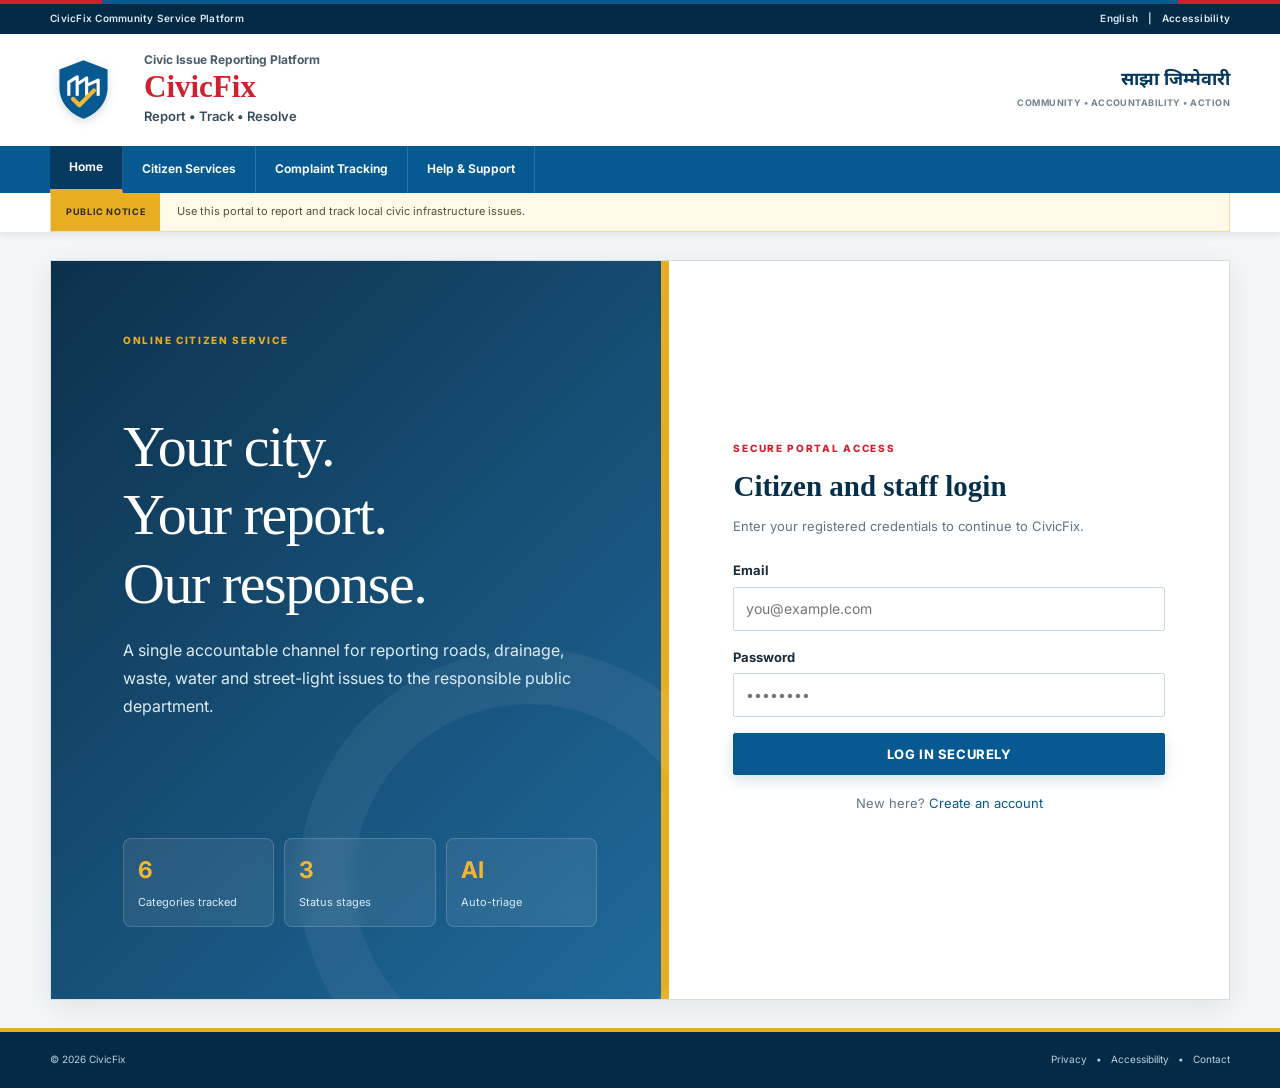
<file: civicfix_project/frontend/index.html>
<!DOCTYPE html>
<html lang="en">

<head>
  <meta charset="UTF-8">
  <meta name="viewport" content="width=device-width, initial-scale=1.0">
  <title>CivicFix — Log in</title>
  <link rel="stylesheet" href="assets/css/style.css">
</head>

<body>
  <header class="public-auth-header">
    <div class="public-utility"><span>CivicFix Community Service Platform</span><span>English &nbsp; | &nbsp; Accessibility</span></div>
    <div class="public-masthead">
      <div class="civic-logo" aria-hidden="true">
        <svg viewBox="0 0 64 64"><path d="M32 4 55 13v17c0 14-9.6 24.8-23 30C18.6 54.8 9 44 9 30V13L32 4Z" fill="currentColor"/><path d="M18 38V25l8-5v18m0-11 9-6v17m0-10 11-5v15" fill="none" stroke="#fff" stroke-width="3" stroke-linejoin="round"/><path d="m22 41 6 6 14-14" fill="none" stroke="#f2b632" stroke-width="4" stroke-linecap="round" stroke-linejoin="round"/></svg>
      </div>
      <div><span>Civic Issue Reporting Platform</span><strong>CivicFix</strong><small>Report • Track • Resolve</small></div>
      <p><b>साझा जिम्मेवारी</b><small>Community • Accountability • Action</small></p>
    </div>
    <div class="public-nav"><b>Home</b><span>Citizen Services</span><span>Complaint Tracking</span><span>Help &amp; Support</span></div>
    <div class="public-notice"><b>PUBLIC NOTICE</b><span>Use this portal to report and track local civic infrastructure issues.</span></div>
  </header>
  <div class="auth-shell">
    <div class="auth-side">
      <div class="auth-kicker">ONLINE CITIZEN SERVICE</div>
      <div>
        <h1>Your city.<br>Your report.<br>Our response.</h1>
        <p>A single accountable channel for reporting roads, drainage, waste, water and street-light issues to the responsible public department.</p>
      </div>
      <div class="auth-stat-row">
        <div class="auth-stat"><b>6</b><span>Categories tracked</span></div>
        <div class="auth-stat"><b>3</b><span>Status stages</span></div>
        <div class="auth-stat"><b>AI</b><span>Auto-triage</span></div>
      </div>
    </div>

    <div class="auth-main">
      <div class="auth-card">
        <span class="form-kicker">SECURE PORTAL ACCESS</span>
        <h2>Citizen and staff login</h2>
        <p class="subtitle">Enter your registered credentials to continue to CivicFix.</p>

        <form id="login-form">
          <div class="field">
            <label for="email">Email</label>
            <input type="email" id="email" required placeholder="you@example.com">
          </div>
          <div class="field">
            <label for="password">Password</label>
            <input type="password" id="password" required placeholder="••••••••">
          </div>
          <div id="form-error" class="error-text hidden"></div>
          <button type="submit" class="btn btn-primary btn-block" id="login-btn">Log in securely</button>
        </form>

        <div class="auth-foot">
          New here? <a href="register.html">Create an account</a>
        </div>
        <div class="auth-foot" style="margin-top:6px; font-size:12px;">

        </div>
      </div>
    </div>
  </div>

  <footer class="public-auth-footer">© 2026 CivicFix <span>Privacy &nbsp; • &nbsp; Accessibility &nbsp; • &nbsp; Contact</span></footer>

  <script src="assets/js/api.js"></script>
  <script>
    if (Auth.isLoggedIn()) {
      const u = Auth.getUser();
      redirectByRole(u ? u.role : null);
    }

    function redirectByRole(role) {
      if (role === "admin") window.location.href = "admin/dashboard.html";
      else if (role === "department") window.location.href = "department/dashboard.html";
      else window.location.href = "citizen/dashboard.html";
    }

    document.getElementById("login-form").addEventListener("submit", async (e) => {
      e.preventDefault();
      const btn = document.getElementById("login-btn");
      const errEl = document.getElementById("form-error");
      errEl.classList.add("hidden");
      btn.disabled = true;
      btn.textContent = "Logging in…";

      try {
        const data = await Api.login({
          email: document.getElementById("email").value.trim(),
          password: document.getElementById("password").value,
        });
        Auth.setSession(data.access, data.refresh, data.user);
        toast(`Welcome, ${data.user.first_name || data.user.email}`);
        redirectByRole(data.user.role);
      } catch (err) {
        errEl.textContent = err.message;
        errEl.classList.remove("hidden");
      } finally {
        btn.disabled = false;
        btn.textContent = "Log in securely";
      }
    });
  </script>
</body>

</html>
</file>
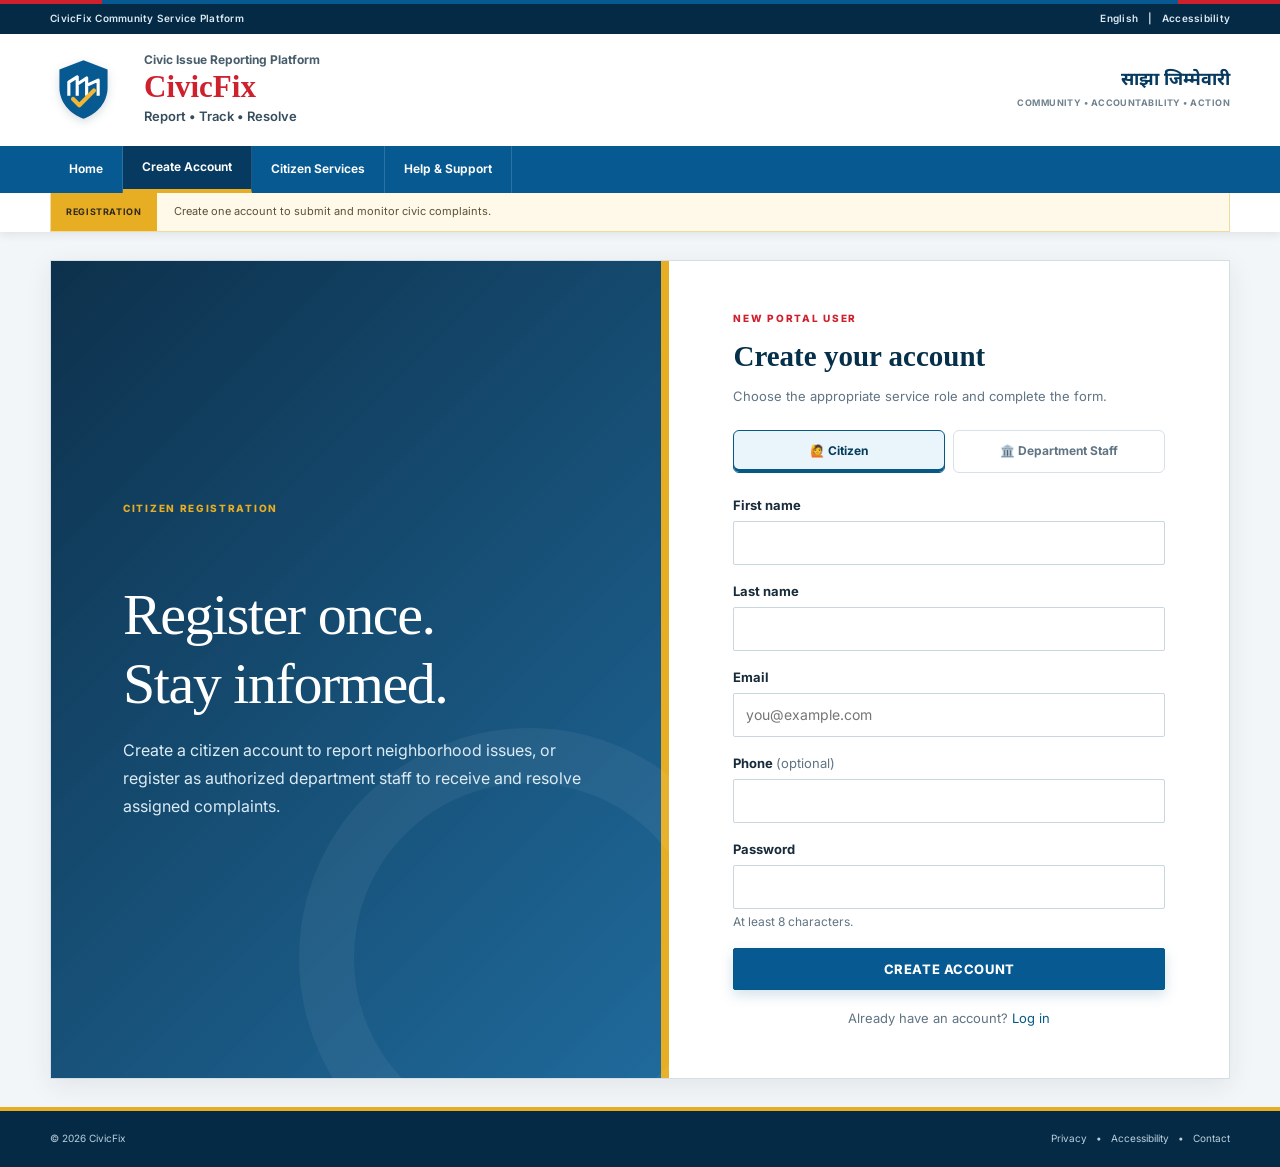
<file: civicfix_project/frontend/register.html>
<!DOCTYPE html>
<html lang="en">

<head>
  <meta charset="UTF-8">
  <meta name="viewport" content="width=device-width, initial-scale=1.0">
  <title>CivicFix — Create account</title>
  <link rel="stylesheet" href="assets/css/style.css">
</head>

<body>
  <header class="public-auth-header">
    <div class="public-utility"><span>CivicFix Community Service Platform</span><span>English &nbsp; | &nbsp; Accessibility</span></div>
    <div class="public-masthead">
      <div class="civic-logo" aria-hidden="true">
        <svg viewBox="0 0 64 64"><path d="M32 4 55 13v17c0 14-9.6 24.8-23 30C18.6 54.8 9 44 9 30V13L32 4Z" fill="currentColor"/><path d="M18 38V25l8-5v18m0-11 9-6v17m0-10 11-5v15" fill="none" stroke="#fff" stroke-width="3" stroke-linejoin="round"/><path d="m22 41 6 6 14-14" fill="none" stroke="#f2b632" stroke-width="4" stroke-linecap="round" stroke-linejoin="round"/></svg>
      </div>
      <div><span>Civic Issue Reporting Platform</span><strong>CivicFix</strong><small>Report • Track • Resolve</small></div>
      <p><b>साझा जिम्मेवारी</b><small>Community • Accountability • Action</small></p>
    </div>
    <div class="public-nav"><a href="index.html">Home</a><b>Create Account</b><span>Citizen Services</span><span>Help &amp; Support</span></div>
    <div class="public-notice"><b>REGISTRATION</b><span>Create one account to submit and monitor civic complaints.</span></div>
  </header>
  <div class="auth-shell">
    <div class="auth-side">
      <div class="auth-kicker">CITIZEN REGISTRATION</div>
      <div>
        <h1>Register once.<br>Stay informed.</h1>
        <p>Create a citizen account to report neighborhood issues, or register as authorized department staff to receive and resolve assigned complaints.</p>
      </div>
    </div>

    <div class="auth-main">
      <div class="auth-card">
        <span class="form-kicker">NEW PORTAL USER</span>
        <h2>Create your account</h2>
        <p class="subtitle">Choose the appropriate service role and complete the form.</p>

        <div class="role-tabs">
          <div class="role-tab active" data-role="citizen">🙋 Citizen</div>
          <div class="role-tab" data-role="department">🏛️ Department Staff</div>
        </div>

        <form id="register-form">
          <div class="field">
            <label for="first_name">First name</label>
            <input type="text" id="first_name" required>
          </div>
          <div class="field">
            <label for="last_name">Last name</label>
            <input type="text" id="last_name">
          </div>
          <div class="field">
            <label for="email">Email</label>
            <input type="email" id="email" required placeholder="you@example.com">
          </div>
          <div class="field">
            <label for="phone">Phone <span style="font-weight:400; color:var(--text-muted);">(optional)</span></label>
            <input type="tel" id="phone">
          </div>

          <div class="field" id="department-field">
            <label for="department">Which department do you work for?</label>
            <select id="department" required>
              <option value="">Loading departments…</option>
            </select>
            <div class="hint">Don't see your department? Ask an admin to add it first.</div>
          </div>

          <div class="field">
            <label for="password">Password</label>
            <input type="password" id="password" required minlength="8">
            <div class="hint">At least 8 characters.</div>
          </div>
          <div id="form-error" class="error-text hidden"></div>
          <button type="submit" class="btn btn-primary btn-block" id="register-btn">Create account</button>
        </form>

        <div class="auth-foot">Already have an account? <a href="index.html">Log in</a></div>
      </div>
    </div>
  </div>

  <footer class="public-auth-footer">© 2026 CivicFix <span>Privacy &nbsp; • &nbsp; Accessibility &nbsp; • &nbsp; Contact</span></footer>

  <script src="assets/js/api.js"></script>
  <script>
    let selectedRole = "citizen";

    const deptField = document.getElementById("department-field");
    const deptSelect = document.getElementById("department");

    deptField.style.display = "none";

    document.querySelectorAll(".role-tab").forEach((tab) => {
      tab.addEventListener("click", () => {
        document.querySelectorAll(".role-tab").forEach((t) => t.classList.remove("active"));
        tab.classList.add("active");

        selectedRole = tab.dataset.role;

        if (selectedRole === "department") {
          deptField.style.display = "block";
          deptSelect.required = true;
        } else {
          deptField.style.display = "none";
          deptSelect.required = false;
        }
      });
    });

    loadDepartments();

    async function loadDepartments() {
      try {
        const data = await Api.listDepartments();
        const results = data.results || data;

        if (!results.length) {
          deptSelect.innerHTML =
            '<option value="">No departments available</option>';
          return;
        }

        deptSelect.innerHTML = results
          .map(
            (d) =>
              `<option value="${d.id}">${escapeHtmlLocal(d.name)}</option>`
          )
          .join("");
      } catch (e) {
        deptSelect.innerHTML =
          '<option value="">Unable to load departments</option>';
      }
    }

    function escapeHtmlLocal(text) {
      const div = document.createElement("div");
      div.textContent = text || "";
      return div.innerHTML;
    }

    document
      .getElementById("register-form")
      .addEventListener("submit", async function (e) {
        e.preventDefault();

        const btn = document.getElementById("register-btn");
        const err = document.getElementById("form-error");

        err.classList.add("hidden");

        btn.disabled = true;
        btn.innerText = "Creating account...";

        try {
          const payload = {
            first_name: document.getElementById("first_name").value.trim(),
            last_name: document.getElementById("last_name").value.trim(),
            email: document.getElementById("email").value.trim(),
            phone: document.getElementById("phone").value.trim(),
            password: document.getElementById("password").value,
            role: selectedRole,
          };

          if (selectedRole === "department") {
            payload.department = Number(deptSelect.value);
          }

          await Api.register(payload);

          alert("Registration Successful!\n\nPlease login using your email and password.");

          window.location.href = "index.html";

        } catch (error) {

          err.textContent = error.message || "Registration failed.";

          err.classList.remove("hidden");

        } finally {

          btn.disabled = false;

          btn.innerText = "Create account";
        }
      });
  </script>
</file>
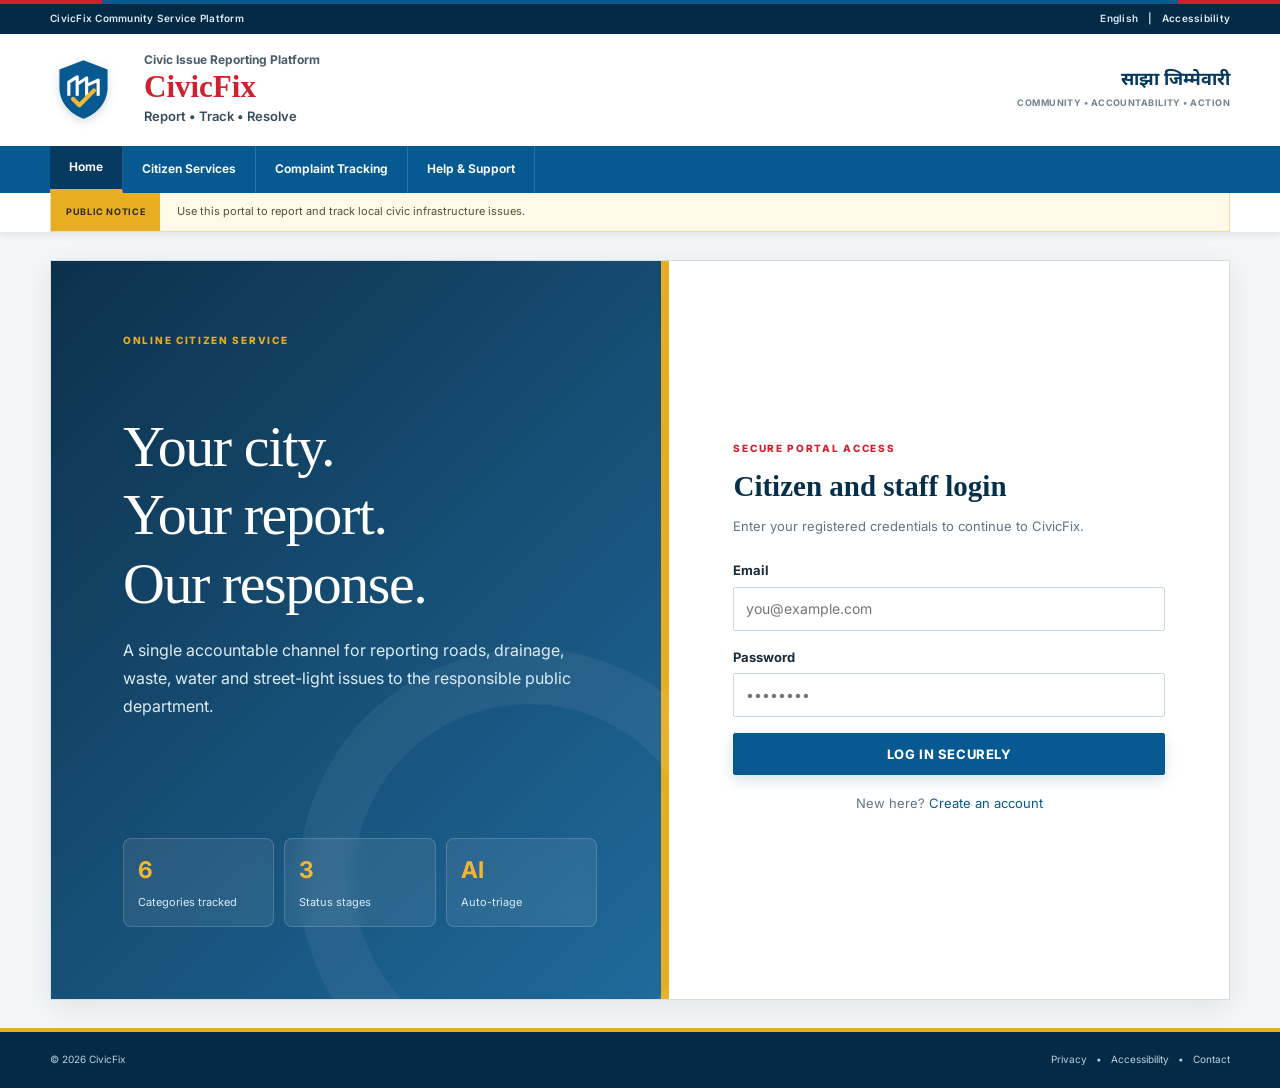
<file: civicfix_project/frontend/admin/complaints.html>
<!DOCTYPE html>
<html lang="en">

<head>
  <meta charset="UTF-8">
  <meta name="viewport" content="width=device-width, initial-scale=1.0">
  <title>All Complaints — CivicFix</title>
  <link rel="stylesheet" href="../assets/css/style.css">
</head>

<body>
  <div class="app-shell">
    <nav class="sidebar" id="sidebar"></nav>
    <main class="main">
      <div class="page-head">
        <div>
          <h1>All complaints</h1>

        </div>
      </div>

      <div class="filter-row">
        <select id="status-filter">
          <option value="">All statuses</option>
          <option value="pending">Pending</option>
          <option value="in_progress">In Progress</option>
          <option value="resolved">Resolved</option>
        </select>
        <select id="category-filter">
          <option value="">All categories</option>
          <option value="road_damage">Road Damage</option>
          <option value="water_leakage">Water Leakage</option>
          <option value="garbage">Garbage</option>
          <option value="street_light">Street Light</option>
          <option value="drainage">Drainage</option>
          <option value="others">Others</option>
        </select>
        <div class="chip" id="emergency-chip">Emergencies only</div>
      </div>

      <div class="complaint-list" id="complaint-list">
        <div class="empty-state">Loading complaints…</div>
      </div>
    </main>
  </div>

  <script src="../assets/js/api.js"></script>
  <script src="../assets/js/layout.js"></script>
  <script>
    const user = requireAuth(["admin"]);
    let emergencyOnly = false;

    if (user) {
      renderSidebar("complaints.html", user);
      loadComplaints();
    }

    document.getElementById("status-filter").addEventListener("change", loadComplaints);
    document.getElementById("category-filter").addEventListener("change", loadComplaints);
    document.getElementById("emergency-chip").addEventListener("click", (e) => {
      emergencyOnly = !emergencyOnly;
      e.target.classList.toggle("active", emergencyOnly);
      loadComplaints();
    });

    async function loadComplaints() {
      const listEl = document.getElementById("complaint-list");
      listEl.innerHTML = `<div class="empty-state">Loading…</div>`;
      try {
        const parts = [];
        const status = document.getElementById("status-filter").value;
        const category = document.getElementById("category-filter").value;
        if (status) parts.push(`status=${status}`);
        if (category) parts.push(`category=${category}`);
        if (emergencyOnly) parts.push(`is_emergency=true`);
        const query = parts.length ? `?${parts.join("&")}` : "";
        const data = await Api.listComplaints(query);
        const results = data.results || data;
        if (!results.length) {
          listEl.innerHTML = `<div class="empty-state">No complaints match these filters.</div>`;
          return;
        }
        listEl.innerHTML = results.map(renderComplaintCard).join("");
        listEl.querySelectorAll(".complaint-card").forEach((card) => {
          card.addEventListener("click", () => { window.location.href = `complaint.html?id=${card.dataset.id}`; });
        });
      } catch (err) {
        listEl.innerHTML = `<div class="empty-state">Couldn't load complaints: ${escapeHtml(err.message)}</div>`;
      }
    }

    function renderComplaintCard(c) {
      return `
      <div class="complaint-card status-${c.status} ${c.is_emergency ? "is-emergency" : ""}" data-id="${c.id}">
        <div class="cc-main">
          <div class="cc-title">${escapeHtml(c.title)}</div>
          <div class="cc-meta">#${c.id} · ${escapeHtml(c.department_name || "Unassigned")} · ${escapeHtml(c.citizen_email)} · ${timeAgo(c.created_at)}</div>
        </div>
        <div class="cc-right">
          ${c.is_emergency ? `<span class="badge-emergency">Emergency</span>` : ""}
          <span class="pill">${CATEGORY_LABELS[c.category] || c.category}</span>
          <div class="stamp small status-${c.status}">${STATUS_LABELS[c.status]}</div>
        </div>
      </div>
    `;
    }
  </script>
</body>

</html>
</file>
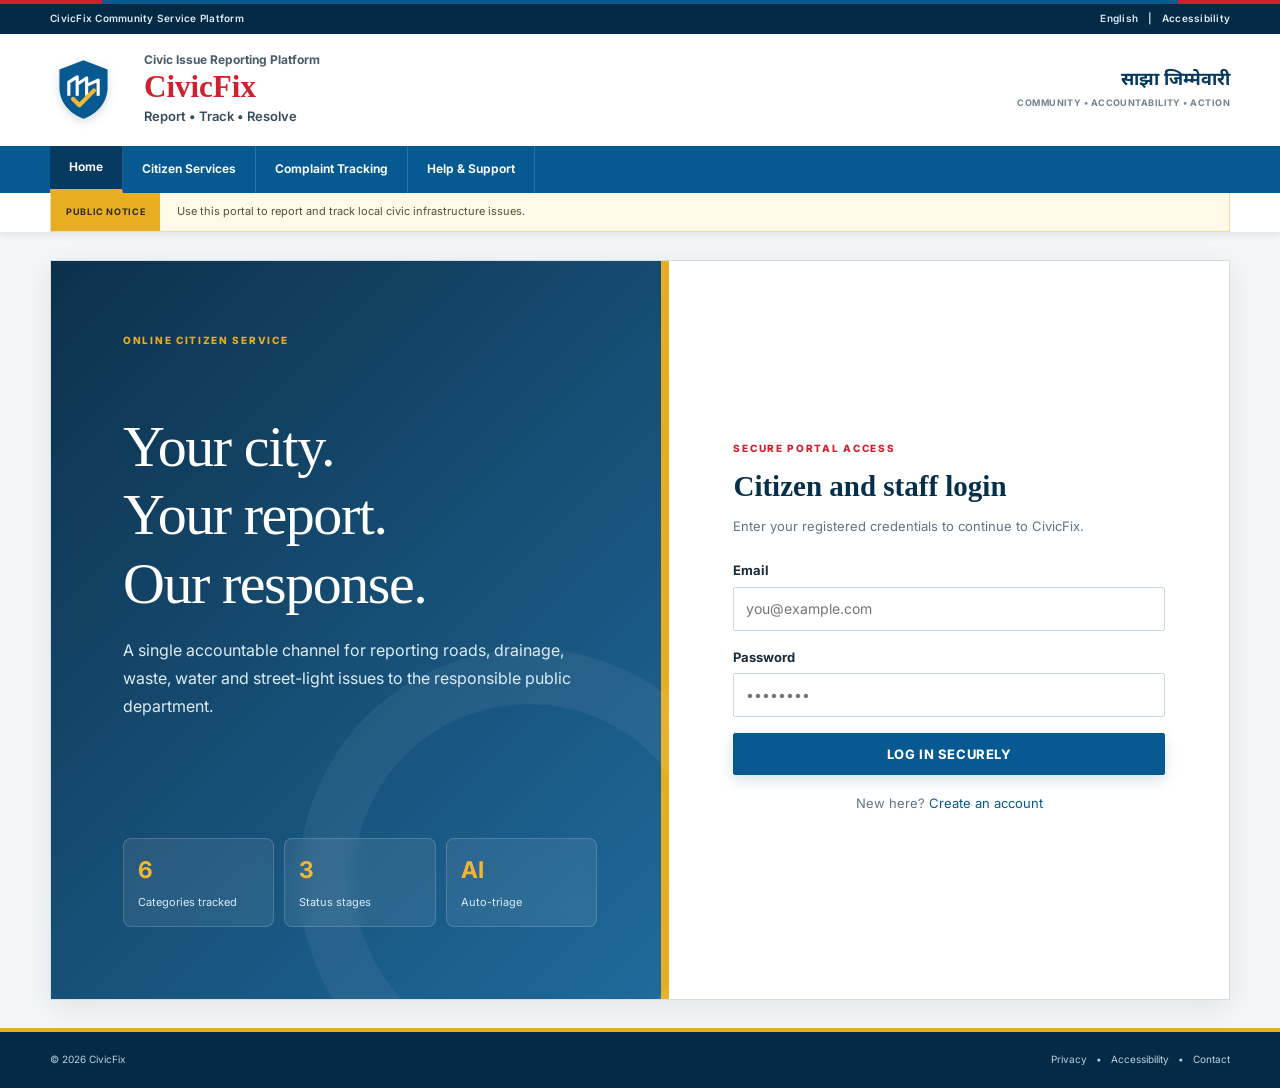
<file: civicfix_project/frontend/admin/dashboard.html>
<!DOCTYPE html>
<html lang="en">

<head>
  <meta charset="UTF-8">
  <meta name="viewport" content="width=device-width, initial-scale=1.0">
  <title>Admin Overview — CivicFix</title>
  <link rel="stylesheet" href="../assets/css/style.css">
</head>

<body>
  <div class="app-shell">
    <nav class="sidebar" id="sidebar"></nav>
    <main class="main">
      <div class="page-head">
        <div>
          <h1>overview</h1>

        </div>
        <a href="complaints.html" class="btn btn-ghost">View all complaints →</a>
      </div>

      <div class="stat-grid" id="stat-grid"></div>

      <div class="detail-grid">
        <div class="panel">
          <h3>Emergency complaints</h3>
          <div class="complaint-list" id="emergency-list">
            <div class="hint">Loading…</div>
          </div>
        </div>
        <div class="panel">
          <h3>Departments</h3>
          <table class="data-table" id="dept-table">
            <thead>
              <tr>
                <th>Department</th>
                <th>Staff</th>
                <th>Status</th>
              </tr>
            </thead>
            <tbody>
              <tr>
                <td colspan="3" class="hint">Loading…</td>
              </tr>
            </tbody>
          </table>
          <a href="departments.html" class="link-btn" style="margin-top:12px; display:inline-block;">Manage departments
            & staff →</a>
        </div>
      </div>
    </main>
  </div>

  <script src="../assets/js/api.js"></script>
  <script src="../assets/js/layout.js"></script>
  <script>
    const user = requireAuth(["admin"]);
    if (user) {
      renderSidebar("dashboard.html", user);
      loadStats();
      loadEmergencies();
      loadDepartments();
    }

    async function loadStats() {
      try {
        const s = await Api.stats();
        document.getElementById("stat-grid").innerHTML = `
        <div class="stat-card"><b>${s.total}</b><span>Total complaints</span></div>
        <div class="stat-card"><b>${s.pending}</b><span>Pending</span></div>
        <div class="stat-card"><b>${s.in_progress}</b><span>In progress</span></div>
        <div class="stat-card"><b>${s.resolved}</b><span>Resolved</span></div>
        <div class="stat-card emergency"><b>${s.emergency}</b><span>Emergencies</span></div>
      `;
      } catch (e) { /* non-fatal */ }
    }

    async function loadEmergencies() {
      const el = document.getElementById("emergency-list");
      try {
        const data = await Api.listComplaints("?is_emergency=true");
        const results = data.results || data;
        if (!results.length) {
          el.innerHTML = `<div class="hint">No emergencies flagged right now. 🎉</div>`;
          return;
        }
        el.innerHTML = results.slice(0, 8).map((c) => `
        <div class="complaint-card is-emergency" data-id="${c.id}">
          <div class="cc-main">
            <div class="cc-title">${escapeHtml(c.title)}</div>
            <div class="cc-meta">#${c.id} · ${escapeHtml(c.department_name || "Unassigned")} · ${timeAgo(c.created_at)}</div>
          </div>
          <div class="stamp small status-${c.status}">${STATUS_LABELS[c.status]}</div>
        </div>
      `).join("");
        el.querySelectorAll(".complaint-card").forEach((card) => {
          card.addEventListener("click", () => { window.location.href = `complaint.html?id=${card.dataset.id}`; });
        });
      } catch (err) {
        el.innerHTML = `<div class="hint">Couldn't load emergencies.</div>`;
      }
    }

    async function loadDepartments() {
      const tbody = document.querySelector("#dept-table tbody");
      try {
        const data = await Api.listDepartments();
        const results = data.results || data;
        tbody.innerHTML = results.map((d) => `
        <tr>
          <td>${escapeHtml(d.name)}</td>
          <td>${d.staff_count}</td>
          <td>${d.is_active ? "Active" : "Inactive"}</td>
        </tr>
      `).join("");
      } catch (err) {
        tbody.innerHTML = `<tr><td colspan="3" class="hint">Couldn't load departments.</td></tr>`;
      }
    }
  </script>

</body>

</html>
</file>
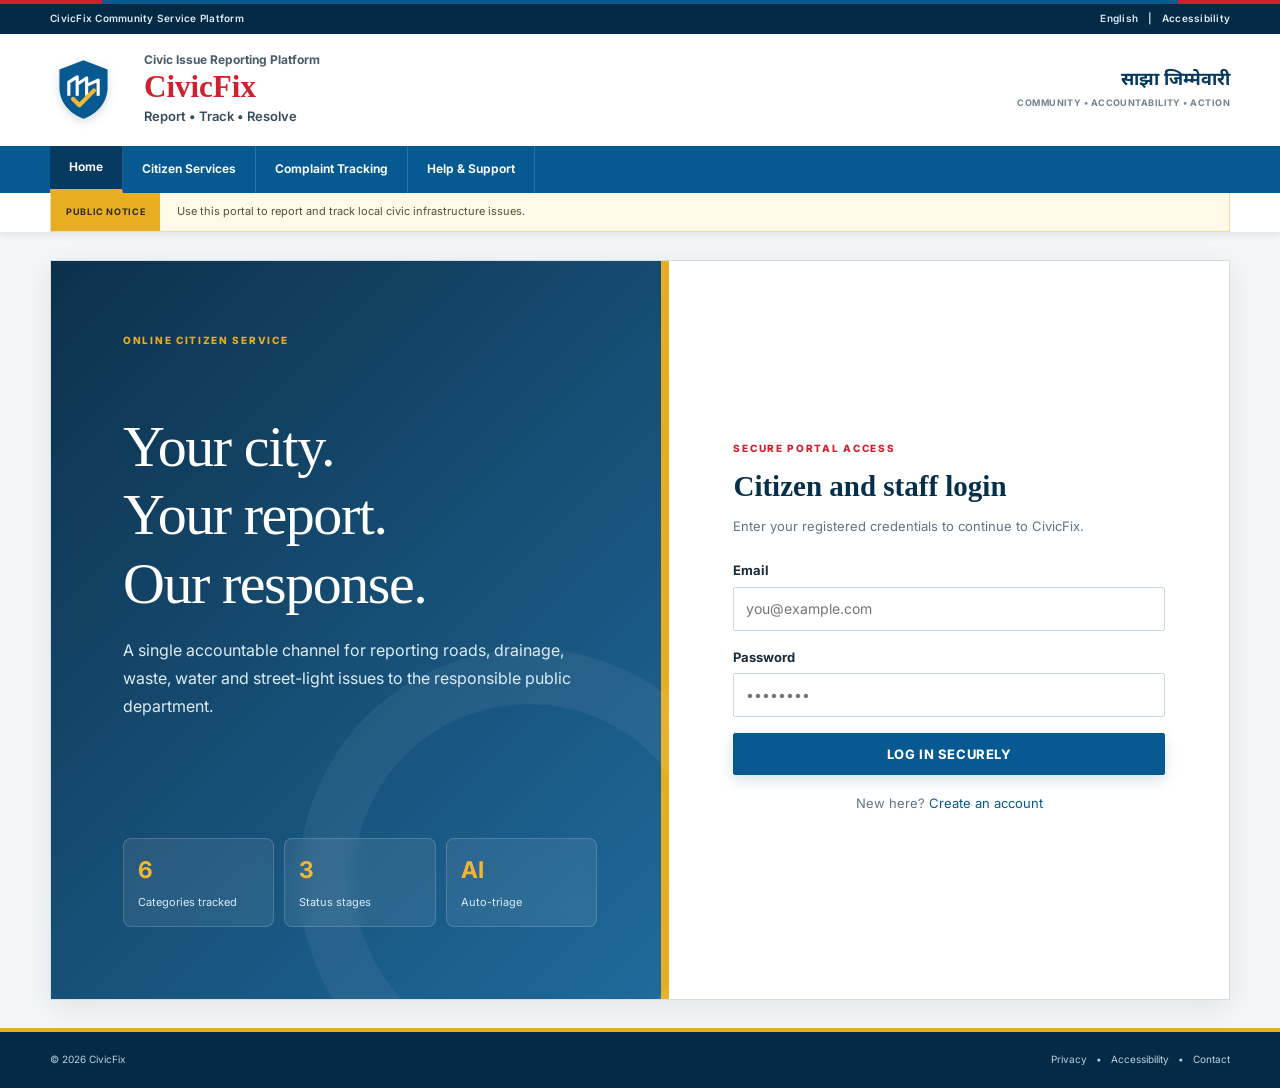
<file: civicfix_project/frontend/admin/departments.html>
<!DOCTYPE html>
<html lang="en">

<head>
  <meta charset="UTF-8">
  <meta name="viewport" content="width=device-width, initial-scale=1.0">
  <title>Departments & Staff — CivicFix</title>
  <link rel="stylesheet" href="../assets/css/style.css">
</head>

<body>
  <div class="app-shell">
    <nav class="sidebar" id="sidebar"></nav>
    <main class="main">
      <div class="page-head">
        <div>
          <h1>Departments & staff</h1>
          <p>Manage the departments complaints route to, and who staffs them.</p>
        </div>
      </div>

      <div class="detail-grid">
        <div>
          <div class="panel">
            <h3>Departments</h3>
            <table class="data-table" id="dept-table">
              <thead>
                <tr>
                  <th>Name</th>
                  <th>Category</th>
                  <th>Staff</th>
                  <th>Status</th>
                </tr>
              </thead>
              <tbody>
                <tr>
                  <td colspan="4" class="hint">Loading…</td>
                </tr>
              </tbody>
            </table>
          </div>

          <div class="panel">
            <h3>Staff & admin accounts</h3>
            <table class="data-table" id="staff-table">
              <thead>
                <tr>
                  <th>Name</th>
                  <th>Email</th>
                  <th>Role</th>
                  <th>Department</th>
                  <th></th>
                </tr>
              </thead>
              <tbody>
                <tr>
                  <td colspan="5" class="hint">Loading…</td>
                </tr>
              </tbody>
            </table>
          </div>
        </div>

        <div>
          <div class="panel">
            <h3>Add department</h3>
            <form id="dept-form">
              <div class="field">
                <label for="dept-name">Name</label>
                <input type="text" id="dept-name" required placeholder="e.g. Parks Department">
              </div>
              <div class="field">
                <label for="dept-category">Category it handles</label>
                <select id="dept-category" required>
                  <option value="road_damage">Road Damage</option>
                  <option value="water_leakage">Water Leakage</option>
                  <option value="garbage">Garbage</option>
                  <option value="street_light">Street Light</option>
                  <option value="drainage">Drainage</option>
                  <option value="others">Others</option>
                </select>
                <div class="hint">One department per category — complaints route here automatically.</div>
              </div>
              <div class="field">
                <label for="dept-email">Contact email</label>
                <input type="email" id="dept-email">
              </div>
              <button class="btn btn-primary btn-block" type="submit">Create department</button>
            </form>
          </div>

          <div class="panel">
            <h3>Add staff or admin</h3>
            <form id="staff-form">
              <div class="field">
                <label for="staff-first">First name</label>
                <input type="text" id="staff-first" required>
              </div>
              <div class="field">
                <label for="staff-email">Email</label>
                <input type="email" id="staff-email" required>
              </div>
              <div class="field">
                <label for="staff-password">Temporary password</label>
                <input type="password" id="staff-password" required minlength="8">
              </div>
              <div class="field">
                <label for="staff-role">Role</label>
                <select id="staff-role">
                  <option value="department">Department Staff</option>
                  <option value="admin">Admin</option>
                </select>
              </div>
              <div class="field" id="staff-dept-field">
                <label for="staff-department">Department</label>
                <select id="staff-department"></select>
              </div>
              <button class="btn btn-primary btn-block" type="submit">Create account</button>
            </form>
          </div>
        </div>
      </div>
    </main>
  </div>

  <script src="../assets/js/api.js"></script>
  <script src="../assets/js/layout.js"></script>
  <script>
    const user = requireAuth(["admin"]);
    let departmentsCache = [];

    if (user) {
      renderSidebar("departments.html", user);
      loadDepartments();
      loadStaff();
    }

    document.getElementById("staff-role").addEventListener("change", (e) => {
      document.getElementById("staff-dept-field").style.display = e.target.value === "department" ? "block" : "none";
    });

    async function loadDepartments() {
      const tbody = document.querySelector("#dept-table tbody");
      try {
        const data = await Api.listDepartments();
        departmentsCache = data.results || data;
        tbody.innerHTML = departmentsCache.map((d) => `
        <tr>
          <td>${escapeHtml(d.name)}</td>
          <td><span class="pill">${escapeHtml(d.category_display)}</span></td>
          <td>${d.staff_count}</td>
          <td>${d.is_active ? "Active" : "Inactive"}</td>
        </tr>
      `).join("") || `<tr><td colspan="4" class="hint">No departments yet.</td></tr>`;

        const deptSelect = document.getElementById("staff-department");
        deptSelect.innerHTML = departmentsCache.map((d) => `<option value="${d.id}">${escapeHtml(d.name)}</option>`).join("");
      } catch (err) {
        tbody.innerHTML = `<tr><td colspan="4" class="hint">Couldn't load departments.</td></tr>`;
      }
    }

    async function loadStaff() {
      const tbody = document.querySelector("#staff-table tbody");
      try {
        const data = await Api.listStaff();
        const results = data.results || data;
        tbody.innerHTML = results.map((s) => `
        <tr>
          <td>${escapeHtml(s.first_name || "—")} ${escapeHtml(s.last_name || "")}</td>
          <td>${escapeHtml(s.email)}</td>
          <td>${roleLabel(s.role)}</td>
          <td>${escapeHtml(s.department_name || "—")}</td>
          <td><button class="link-btn" data-id="${s.id}" style="color:var(--red);">Remove</button></td>
        </tr>
      `).join("") || `<tr><td colspan="5" class="hint">No staff accounts yet.</td></tr>`;

        tbody.querySelectorAll("button[data-id]").forEach((btn) => {
          btn.addEventListener("click", async () => {
            if (!confirm("Remove this account?")) return;
            try {
              await Api.deleteStaff(btn.dataset.id);
              toast("Account removed.");
              loadStaff();
            } catch (err) { toast(err.message, "error"); }
          });
        });
      } catch (err) {
        tbody.innerHTML = `<tr><td colspan="5" class="hint">Couldn't load staff.</td></tr>`;
      }
    }

    document.getElementById("dept-form").addEventListener("submit", async (e) => {
      e.preventDefault();
      try {
        await Api.createDepartment({
          name: document.getElementById("dept-name").value.trim(),
          category: document.getElementById("dept-category").value,
          contact_email: document.getElementById("dept-email").value.trim(),
        });
        toast("Department created.");
        e.target.reset();
        loadDepartments();
      } catch (err) { toast(err.message, "error"); }
    });

    document.getElementById("staff-form").addEventListener("submit", async (e) => {
      e.preventDefault();
      const role = document.getElementById("staff-role").value;
      const payload = {
        first_name: document.getElementById("staff-first").value.trim(),
        email: document.getElementById("staff-email").value.trim(),
        password: document.getElementById("staff-password").value,
        role,
      };
      if (role === "department") payload.department = Number(document.getElementById("staff-department").value);
      try {
        await Api.createStaff(payload);
        toast("Account created.");
        e.target.reset();
        loadStaff();
      } catch (err) { toast(err.message, "error"); }
    });
  </script>

</html>
</file>
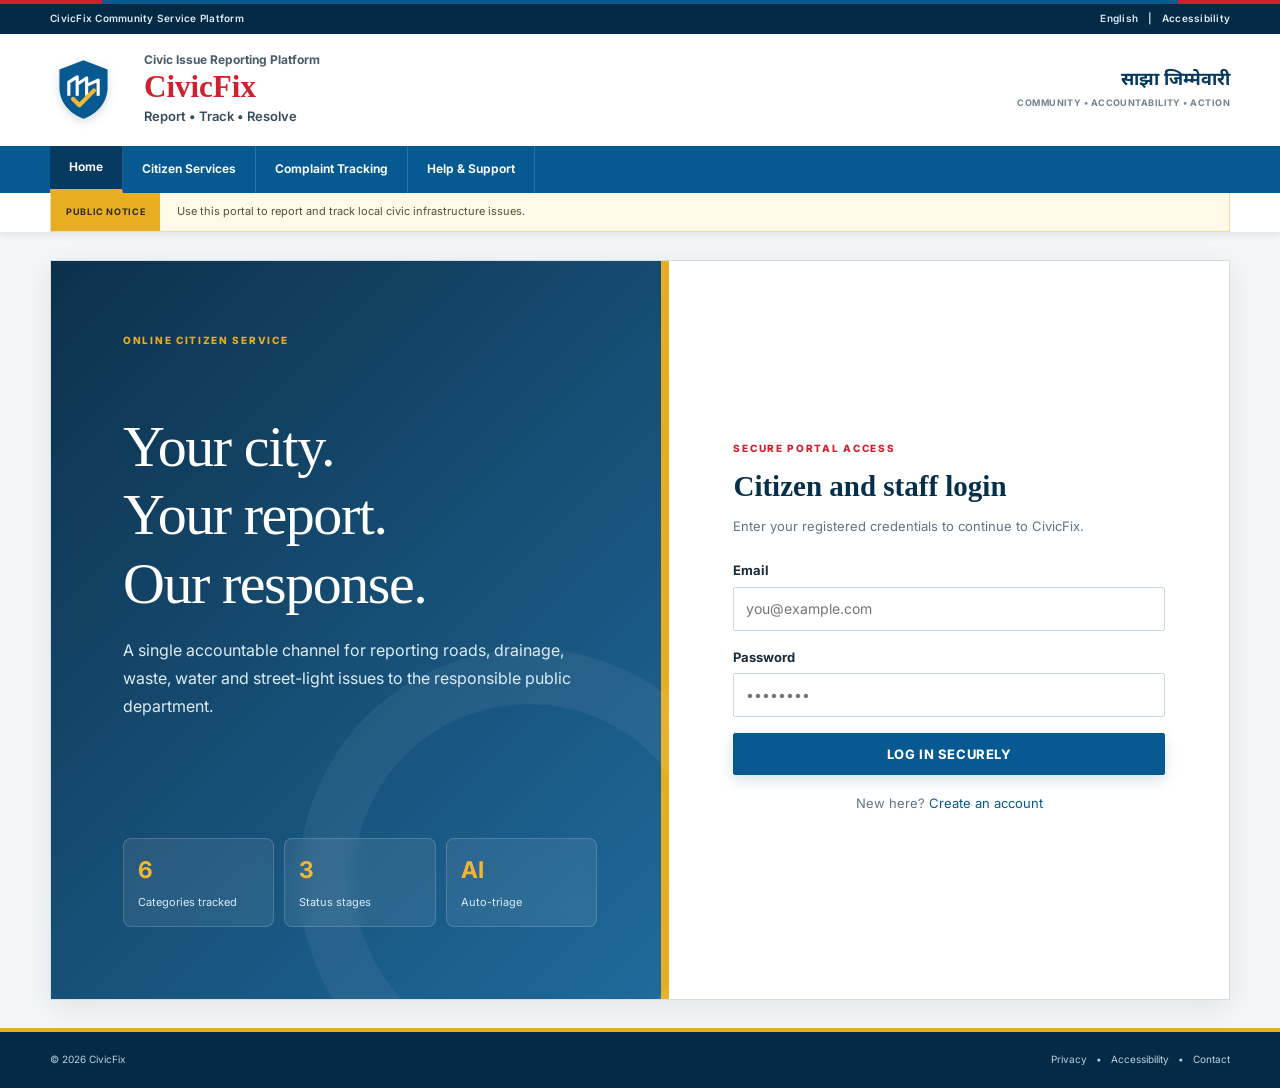
<file: civicfix_project/frontend/citizen/dashboard.html>
<!DOCTYPE html>
<html lang="en">

<head>
  <meta charset="UTF-8">
  <meta name="viewport" content="width=device-width, initial-scale=1.0">
  <title>My Complaints — CivicFix</title>
  <link rel="stylesheet" href="../assets/css/style.css">
</head>

<body>
  <div class="app-shell">
    <nav class="sidebar" id="sidebar"></nav>
    <main class="main">
      <div class="page-head">
        <div>
          <h1>My complaints</h1>
          <p>Everything you've reported, and where it stands.</p>
        </div>
        <a href="submit.html" class="btn btn-primary"> Report an issue</a>
      </div>

      <div class="stat-grid" id="stat-grid"></div>

      <div class="filter-row" id="filter-row">
        <div class="chip active" data-status="">All</div>
        <div class="chip" data-status="pending">Pending</div>
        <div class="chip" data-status="in_progress">In Progress</div>
        <div class="chip" data-status="resolved">Resolved</div>
      </div>

      <div class="complaint-list" id="complaint-list">
        <div class="empty-state">Loading your complaints…</div>
      </div>
    </main>
  </div>

  <script src="../assets/js/api.js"></script>
  <script src="../assets/js/layout.js"></script>
  <script>
    const user = requireAuth(["citizen"]);
    let currentStatus = "";

    if (user) {
      renderSidebar("dashboard.html", user);
      loadStats();
      loadComplaints();
    }

    document.querySelectorAll("#filter-row .chip").forEach((chip) => {
      chip.addEventListener("click", () => {
        document.querySelectorAll("#filter-row .chip").forEach((c) => c.classList.remove("active"));
        chip.classList.add("active");
        currentStatus = chip.dataset.status;
        loadComplaints();
      });
    });

    async function loadStats() {
      try {
        const s = await Api.stats();
        document.getElementById("stat-grid").innerHTML = `
        <div class="stat-card"><b>${s.total}</b><span>Total filed</span></div>
        <div class="stat-card"><b>${s.pending}</b><span>Pending</span></div>
        <div class="stat-card"><b>${s.in_progress}</b><span>In progress</span></div>
        <div class="stat-card"><b>${s.resolved}</b><span>Resolved</span></div>
        <div class="stat-card emergency"><b>${s.emergency}</b><span>Flagged emergency</span></div>
      `;
      } catch (e) { /* non-fatal */ }
    }

    async function loadComplaints() {
      const listEl = document.getElementById("complaint-list");
      listEl.innerHTML = `<div class="empty-state">Loading…</div>`;
      try {
        const query = currentStatus ? `?status=${currentStatus}` : "";
        const data = await Api.listComplaints(query);
        const results = data.results || data;
        if (!results.length) {
          listEl.innerHTML = `<div class="empty-state"><div class="glyph">🗒️</div>No complaints here yet.<br><a href="submit.html">Report your first issue →</a></div>`;
          return;
        }
        listEl.innerHTML = results.map(renderComplaintCard).join("");
        listEl.querySelectorAll(".complaint-card").forEach((card) => {
          card.addEventListener("click", () => {
            window.location.href = `complaint.html?id=${card.dataset.id}`;
          });
        });
      } catch (err) {
        listEl.innerHTML = `<div class="empty-state">Couldn't load complaints: ${escapeHtml(err.message)}</div>`;
      }
    }

    function renderComplaintCard(c) {
      return `
      <div class="complaint-card status-${c.status} ${c.is_emergency ? "is-emergency" : ""}" data-id="${c.id}">
        <div class="cc-main">
          <div class="cc-title">${escapeHtml(c.title)}</div>
          <div class="cc-meta">#${c.id} · ${escapeHtml(c.department_name || "Unassigned")} · ${timeAgo(c.created_at)}</div>
        </div>
        <div class="cc-right">
          ${c.is_emergency ? `<span class="badge-emergency">Emergency</span>` : ""}
          <span class="pill">${CATEGORY_LABELS[c.category] || c.category}</span>
          <div class="stamp small status-${c.status}">${STATUS_LABELS[c.status]}</div>
        </div>
      </div>
    `;
    }
  </script>
</body>

</html>
</file>
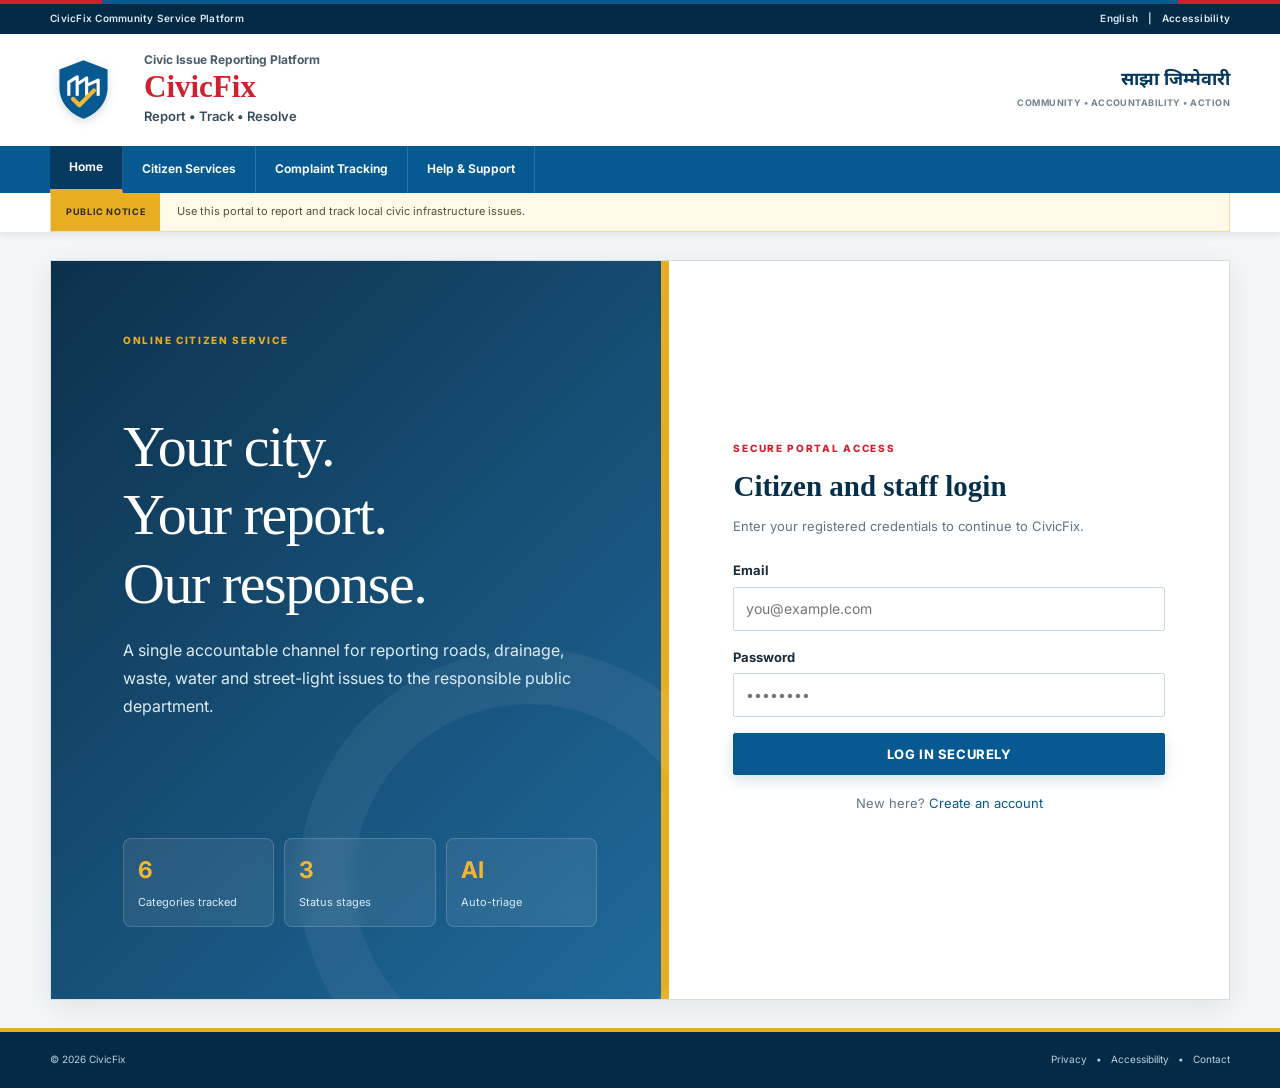
<file: civicfix_project/frontend/department/dashboard.html>
<!DOCTYPE html>
<html lang="en">

<head>
  <meta charset="UTF-8">
  <meta name="viewport" content="width=device-width, initial-scale=1.0">
  <title>Assigned Complaints — CivicFix</title>
  <link rel="stylesheet" href="../assets/css/style.css">
</head>

<body>
  <div class="app-shell">
    <nav class="sidebar" id="sidebar"></nav>
    <main class="main">
      <div class="page-head">
        <div>
          <h1>Assigned complaints</h1>
          <p id="dept-label">Complaints routed to your department.</p>
        </div>
      </div>

      <div class="stat-grid" id="stat-grid"></div>

      <div class="filter-row" id="filter-row">
        <div class="chip active" data-status="">All</div>
        <div class="chip" data-status="pending">Pending</div>
        <div class="chip" data-status="in_progress">In Progress</div>
        <div class="chip" data-status="resolved">Resolved</div>
        <div style="flex:1;"></div>
        <div class="chip" data-emergency="true" id="emergency-chip">🚨 Emergencies only</div>
      </div>

      <div class="complaint-list" id="complaint-list">
        <div class="empty-state">Loading complaints…</div>
      </div>
    </main>
  </div>

  <script src="../assets/js/api.js"></script>
  <script src="../assets/js/layout.js"></script>
  <script>
    const user = requireAuth(["department"]);
    let currentStatus = "";
    let emergencyOnly = false;

    if (user) {
      renderSidebar("dashboard.html", user);
      document.getElementById("dept-label").textContent = user.department_name
        ? `Complaints routed to ${user.department_name}.`
        : "Complaints routed to your department.";
      loadStats();
      loadComplaints();
    }

    document.querySelectorAll("#filter-row .chip[data-status]").forEach((chip) => {
      chip.addEventListener("click", () => {
        document.querySelectorAll("#filter-row .chip[data-status]").forEach((c) => c.classList.remove("active"));
        chip.classList.add("active");
        currentStatus = chip.dataset.status;
        loadComplaints();
      });
    });

    document.getElementById("emergency-chip").addEventListener("click", (e) => {
      emergencyOnly = !emergencyOnly;
      e.target.classList.toggle("active", emergencyOnly);
      loadComplaints();
    });

    async function loadStats() {
      try {
        const s = await Api.stats();
        document.getElementById("stat-grid").innerHTML = `
        <div class="stat-card"><b>${s.total}</b><span>Assigned total</span></div>
        <div class="stat-card"><b>${s.pending}</b><span>Pending</span></div>
        <div class="stat-card"><b>${s.in_progress}</b><span>In progress</span></div>
        <div class="stat-card"><b>${s.resolved}</b><span>Resolved</span></div>
        <div class="stat-card emergency"><b>${s.emergency}</b><span>Emergencies</span></div>
      `;
      } catch (e) { /* non-fatal */ }
    }

    async function loadComplaints() {
      const listEl = document.getElementById("complaint-list");
      listEl.innerHTML = `<div class="empty-state">Loading…</div>`;
      try {
        const parts = [];
        if (currentStatus) parts.push(`status=${currentStatus}`);
        if (emergencyOnly) parts.push(`is_emergency=true`);
        const query = parts.length ? `?${parts.join("&")}` : "";
        const data = await Api.listComplaints(query);
        const results = data.results || data;
        if (!results.length) {
          listEl.innerHTML = `<div class="empty-state"><div class="glyph">✅</div>Nothing here — you're all caught up.</div>`;
          return;
        }
        listEl.innerHTML = results.map(renderComplaintCard).join("");
        listEl.querySelectorAll(".complaint-card").forEach((card) => {
          card.addEventListener("click", () => { window.location.href = `complaint.html?id=${card.dataset.id}`; });
        });
      } catch (err) {
        listEl.innerHTML = `<div class="empty-state">Couldn't load complaints: ${escapeHtml(err.message)}</div>`;
      }
    }

    function renderComplaintCard(c) {
      return `
      <div class="complaint-card status-${c.status} ${c.is_emergency ? "is-emergency" : ""}" data-id="${c.id}">
        <div class="cc-main">
          <div class="cc-title">${escapeHtml(c.title)}</div>
          <div class="cc-meta">#${c.id} · reported by ${escapeHtml(c.citizen_email)} · ${timeAgo(c.created_at)}</div>
        </div>
        <div class="cc-right">
          ${c.is_emergency ? `<span class="badge-emergency">Emergency</span>` : ""}
          <span class="pill">${CATEGORY_LABELS[c.category] || c.category}</span>
          <div class="stamp small status-${c.status}">${STATUS_LABELS[c.status]}</div>
        </div>
      </div>
    `;
    }
  </script>
</body>

</html>
</file>
<file: civicfix_project/frontend/assets/css/style.css>
@import url("https://fonts.googleapis.com/css2?family=Inter:wght@400;500;600;700;800&family=Noto+Sans+Devanagari:wght@500;700&display=swap");

:root {
  --primary: #075985;
  --primary-dark: #063b5b;
  --primary-deep: #062f4a;
  --primary-soft: #e9f5fb;
  --accent: #f2b632;
  --accent-dark: #d79a10;
  --border: #d6e1e8;
  --bg-light: #f4f8fb;
  --surface: #ffffff;
  --text: #172b3a;
  --text-muted: #607483;
  --success: #16815d;
  --danger: #c53b3b;
  --warning: #d88918;
  --shadow: 0 10px 28px rgba(6, 59, 91, 0.09);
  --radius: 10px;
}

* { box-sizing: border-box; }

html { scroll-behavior: smooth; }

body {
  margin: 0;
  background: var(--bg-light);
  color: var(--text);
  font-family: "Inter", Arial, sans-serif;
  font-size: 15px;
  line-height: 1.55;
}

body::before {
  content: "";
  position: fixed;
  inset: 0 0 auto;
  height: 3px;
  background: linear-gradient(90deg, #d7252b 0 12%, var(--accent) 12% 88%, #d7252b 88%);
  z-index: 1100;
}

h1, h2, h3, h4, p { margin-top: 0; }

h1 {
  margin-bottom: 5px;
  color: var(--primary-deep);
  font-size: clamp(25px, 3vw, 34px);
  line-height: 1.18;
  letter-spacing: -0.035em;
}

h2 { margin-bottom: 7px; font-size: 23px; }

h3 {
  margin: 0 0 17px;
  color: var(--primary-dark);
  font-size: 13px;
  font-weight: 800;
  letter-spacing: .09em;
  text-transform: uppercase;
}

a { color: var(--primary); text-decoration: none; }
a:hover { color: var(--primary-dark); text-decoration: underline; }

button, input, select, textarea { font: inherit; }

label {
  display: block;
  margin-bottom: 6px;
  color: var(--text);
  font-size: 13px;
  font-weight: 700;
}

.field { margin-bottom: 16px; }

input[type="text"], input[type="email"], input[type="password"],
input[type="tel"], input[type="number"], select, textarea {
  width: 100%;
  min-height: 44px;
  padding: 10px 12px;
  border: 1px solid #c9d7e0;
  border-radius: 6px;
  background: #fff;
  color: var(--text);
  font-size: 14px;
  transition: border-color .18s, box-shadow .18s;
}

textarea { min-height: 110px; resize: vertical; }

input:focus, select:focus, textarea:focus {
  outline: none;
  border-color: var(--primary);
  box-shadow: 0 0 0 3px rgba(7, 89, 133, .12);
}

.hint { margin-top: 4px; color: var(--text-muted); font-size: 12px; }
.error-text { margin: 9px 0; color: var(--danger); font-size: 13px; font-weight: 600; }
.hidden { display: none !important; }
.mono { font-variant-numeric: tabular-nums; }

.btn {
  display: inline-flex;
  min-height: 42px;
  align-items: center;
  justify-content: center;
  gap: 7px;
  padding: 9px 17px;
  border: 1px solid transparent;
  border-radius: 6px;
  background: #fff;
  color: var(--text);
  font-size: 13px;
  font-weight: 750;
  cursor: pointer;
  transition: transform .15s, box-shadow .15s, background .15s;
}

.btn:hover { text-decoration: none; transform: translateY(-1px); }
.btn-primary { border-color: var(--primary); background: var(--primary); color: #fff; box-shadow: 0 5px 14px rgba(7,89,133,.18); }
.btn-primary:hover { background: var(--primary-dark); color: #fff; }
.btn-ghost { border-color: #b8cad5; color: var(--primary-dark); }
.btn-ghost:hover { background: var(--primary-soft); }
.btn-teal { background: var(--success); color: #fff; }
.btn-danger { background: var(--danger); color: #fff; }
.btn-block { display: flex; width: 100%; }
.btn:disabled { opacity: .55; cursor: not-allowed; transform: none; }

/* Public-service login and registration */
.auth-shell {
  min-height: 100vh;
  display: grid;
  grid-template-columns: minmax(360px, .9fr) minmax(450px, 1.1fr);
  background: #fff;
}

.auth-side {
  position: relative;
  display: flex;
  flex-direction: column;
  justify-content: space-between;
  overflow: hidden;
  padding: clamp(42px, 6vw, 76px);
  background:
    radial-gradient(circle at 10% 15%, rgba(242,182,50,.18), transparent 24%),
    linear-gradient(145deg, #052f4a, #075985 65%, #08769d);
  color: #fff;
}

.auth-side::after {
  content: "";
  position: absolute;
  right: -90px;
  bottom: -110px;
  width: 350px;
  height: 350px;
  border: 55px solid rgba(255,255,255,.05);
  border-radius: 50%;
}

.auth-side > * { position: relative; z-index: 1; }
.auth-side h1 { max-width: 540px; color: #fff; font-size: clamp(36px, 5vw, 58px); }
.auth-side p { max-width: 580px; margin: 18px 0; color: #d8ecf6; font-size: 16px; }

.brand-mark {
  display: flex;
  align-items: center;
  gap: 12px;
  font-size: 24px;
  font-weight: 800;
  letter-spacing: -.03em;
}

.brand-mark svg { flex: none; }

.auth-stat-row { display: grid; grid-template-columns: repeat(3, 1fr); gap: 10px; margin-top: 35px; }
.auth-stat { padding: 14px; border: 1px solid rgba(255,255,255,.16); border-radius: 8px; background: rgba(255,255,255,.08); backdrop-filter: blur(8px); }
.auth-stat b { display: block; color: var(--accent); font-size: 23px; }
.auth-stat span { color: #d8ecf6; font-size: 11px; }

.auth-main {
  position: relative;
  display: flex;
  align-items: center;
  justify-content: center;
  padding: 50px 28px;
  background:
    linear-gradient(rgba(255,255,255,.88), rgba(255,255,255,.93)),
    repeating-linear-gradient(45deg, #eaf3f8 0 1px, transparent 1px 14px);
}

.auth-main::before {
  content: "CIVICFIX  •  नागरिक सेवा";
  position: absolute;
  top: 24px;
  color: var(--primary-dark);
  font-family: "Noto Sans Devanagari", "Inter", sans-serif;
  font-size: 12px;
  font-weight: 800;
  letter-spacing: .08em;
}

.auth-card {
  width: 100%;
  max-width: 470px;
  padding: clamp(28px, 5vw, 42px);
  border: 1px solid var(--border);
  border-top: 5px solid var(--primary);
  border-radius: var(--radius);
  background: #fff;
  box-shadow: var(--shadow);
}

.auth-card h2 { color: var(--primary-deep); font-size: 27px; }
.auth-card .subtitle { margin-bottom: 24px; color: var(--text-muted); font-size: 13px; }
.auth-foot { margin-top: 18px; text-align: center; color: var(--text-muted); font-size: 13px; }

.role-tabs { display: grid; grid-template-columns: 1fr 1fr; gap: 8px; margin-bottom: 22px; }
.role-tab { padding: 11px 8px; border: 1px solid var(--border); border-radius: 6px; background: #fff; color: var(--text-muted); text-align: center; font-size: 12px; font-weight: 700; cursor: pointer; }
.role-tab.active { border-color: var(--primary); background: var(--primary-soft); color: var(--primary-dark); box-shadow: inset 0 -3px 0 var(--primary); }

/* Shared portal header/navigation */
.app-shell { min-height: 100vh; }

.sidebar {
  position: relative;
  z-index: 100;
  display: grid;
  grid-template-columns: minmax(260px, 1fr) auto auto;
  grid-template-areas: "brand user user" "nav nav nav";
  align-items: center;
  padding: 20px max(24px, calc((100vw - 1240px) / 2));
  padding-bottom: 0;
  background: #fff;
  border-bottom: 1px solid #d8e3e9;
  box-shadow: 0 3px 13px rgba(6,47,74,.06);
}

.sidebar .brand-mark {
  grid-area: brand;
  min-height: 60px;
  color: var(--primary-deep);
}

.sidebar .brand-mark::before {
  content: "✓";
  display: grid;
  width: 48px;
  height: 48px;
  place-items: center;
  border: 2px solid var(--primary);
  border-radius: 50% 50% 47% 53%;
  color: var(--accent-dark);
  font-size: 24px;
}

.sidebar .brand-mark span { display: flex; flex-direction: column; }
.sidebar .brand-mark strong { color: var(--primary-deep); font-size: 24px; line-height: 1.1; }
.sidebar .brand-mark small { margin-top: 5px; color: var(--text-muted); font-size: 10px; font-weight: 600; letter-spacing: .02em; }

.portal-nav {
  grid-area: nav;
  display: flex;
  align-items: stretch;
}

.portal-nav > a {
  display: inline-flex;
  align-items: center;
  min-height: 51px;
  margin-right: 3px;
  padding: 0 18px;
  border-bottom: 4px solid transparent;
  color: #eaf7fc;
  background: var(--primary);
  font-size: 13px;
  font-weight: 700;
}

.portal-nav > a:first-of-type { border-radius: 6px 0 0; }
.portal-nav > a:hover { background: #086b9c; color: #fff; text-decoration: none; }
.portal-nav > a.active { border-bottom-color: var(--accent); background: var(--primary-dark); color: #fff; }
.sidebar .spacer { display: none; }

.sidebar::after {
  content: "";
  position: absolute;
  right: 0;
  bottom: 0;
  left: 0;
  z-index: -1;
  height: 51px;
  background: var(--primary);
}

.sidebar .user-chip {
  grid-area: user;
  display: flex;
  align-items: center;
  gap: 10px;
  justify-self: end;
  padding: 8px 12px;
  border: 1px solid var(--border);
  border-radius: 7px;
  background: var(--bg-light);
  color: var(--text-muted);
  font-size: 11px;
}

.sidebar .user-chip b { color: var(--primary-dark); font-size: 13px; }
.sidebar .user-chip > span { padding: 3px 7px; border-radius: 3px; background: var(--primary-soft); color: var(--primary); font-size: 9px; font-weight: 800; letter-spacing: .06em; text-transform: uppercase; }
.sidebar .logout-btn { padding: 0 0 0 10px; border: 0; border-left: 1px solid var(--border); background: none; color: var(--danger); font-size: 11px; font-weight: 700; cursor: pointer; }

.main {
  width: min(1240px, calc(100% - 48px));
  margin: 0 auto;
  padding: 34px 0 60px;
}

.main::before {
  content: "Public services  /  CivicFix";
  display: block;
  margin-bottom: 22px;
  color: var(--text-muted);
  font-size: 11px;
  font-weight: 650;
}

.page-head { display: flex; align-items: flex-start; justify-content: space-between; gap: 18px; margin-bottom: 23px; }
.page-head p { margin: 4px 0 0; color: var(--text-muted); }

.stat-grid { display: grid; grid-template-columns: repeat(5, minmax(130px, 1fr)); gap: 13px; margin-bottom: 25px; }
.stat-card { position: relative; overflow: hidden; min-height: 116px; padding: 19px; border: 1px solid var(--border); border-radius: 8px; background: #fff; box-shadow: 0 4px 15px rgba(6,59,91,.05); }
.stat-card::after { content: ""; position: absolute; right: -18px; bottom: -25px; width: 78px; height: 78px; border: 14px solid var(--primary-soft); border-radius: 50%; }
.stat-card b { display: block; margin-bottom: 5px; color: var(--primary); font-size: 31px; line-height: 1; }
.stat-card span { color: var(--text-muted); font-size: 10px; font-weight: 800; letter-spacing: .07em; text-transform: uppercase; }
.stat-card.emergency { border-top: 3px solid var(--danger); }
.stat-card.emergency b { color: var(--danger); }

.panel { margin-bottom: 17px; padding: 22px; border: 1px solid var(--border); border-radius: 8px; background: #fff; box-shadow: 0 4px 16px rgba(6,59,91,.045); }
.panel h3 { display: flex; align-items: center; gap: 9px; padding-bottom: 12px; border-bottom: 1px solid #e6edf1; }
.panel h3::before { content: ""; width: 4px; height: 17px; border-radius: 4px; background: var(--accent); }

.detail-grid { display: grid; grid-template-columns: minmax(0, 2fr) minmax(270px, 1fr); gap: 18px; align-items: start; }

.filter-row { display: flex; align-items: center; flex-wrap: wrap; gap: 8px; margin-bottom: 15px; padding: 11px; border: 1px solid var(--border); border-radius: 8px; background: #fff; }
.filter-row select { width: auto; min-width: 165px; min-height: 38px; }
.chip { padding: 7px 13px; border: 1px solid #cbd9e1; border-radius: 20px; background: #fff; color: var(--text-muted); font-size: 12px; font-weight: 700; cursor: pointer; }
.chip:hover { border-color: var(--primary); color: var(--primary); }
.chip.active { border-color: var(--primary); background: var(--primary); color: #fff; }

.complaint-list { display: flex; flex-direction: column; gap: 9px; }
.complaint-card { display: flex; align-items: center; justify-content: space-between; gap: 15px; padding: 16px 18px; border: 1px solid var(--border); border-left: 5px solid #aab8c1; border-radius: 7px; background: #fff; box-shadow: 0 3px 12px rgba(6,59,91,.04); cursor: pointer; transition: transform .16s, box-shadow .16s; }
.complaint-card:hover { transform: translateY(-1px); box-shadow: var(--shadow); }
.complaint-card.status-pending { border-left-color: var(--warning); }
.complaint-card.status-in_progress { border-left-color: var(--primary); }
.complaint-card.status-resolved { border-left-color: var(--success); }
.complaint-card.is-emergency { border-left-color: var(--danger); background: #fff9f8; }
.cc-main { min-width: 0; }
.cc-title { margin-bottom: 4px; color: var(--primary-deep); font-size: 15px; font-weight: 750; }
.cc-meta { color: var(--text-muted); font-size: 11px; }
.cc-right { display: flex; align-items: center; flex-shrink: 0; gap: 8px; }

.pill, .stamp, .badge-emergency { display: inline-block; padding: 4px 9px; border-radius: 4px; font-size: 9px; font-weight: 800; letter-spacing: .055em; text-transform: uppercase; }
.pill { background: #eaf1f5; color: #435b69; }
.pill.amber { background: #fff2d6; color: #8d5e0a; }
.pill.red { background: #fee7e7; color: #9e2525; }
.stamp { border: 1px solid var(--warning); background: #fff; color: var(--warning); }
.stamp.status-pending { border-color: var(--warning); color: var(--warning); }
.stamp.status-in_progress { border-color: var(--primary); color: var(--primary); }
.stamp.status-resolved { border-color: var(--success); color: var(--success); }
.stamp.small { padding: 3px 7px; font-size: 8px; }
.badge-emergency { background: var(--danger); color: #fff; }

.file-drop { display: block; padding: 24px; border: 2px dashed #b9cbd6; border-radius: 8px; background: var(--bg-light); color: var(--text-muted); text-align: center; cursor: pointer; }
.file-drop:hover, .file-drop.has-file { border-color: var(--primary); background: var(--primary-soft); color: var(--primary); }
.file-drop img { max-width: 100%; max-height: 180px; margin-top: 12px; border-radius: 6px; }

#map-picker, #map-view { height: 270px; overflow: hidden; border: 1px solid var(--border); border-radius: 7px; }

.timeline { margin: 0; padding: 0; list-style: none; }
.timeline li { position: relative; margin-left: 5px; padding: 0 0 17px 19px; border-left: 2px solid #d9e5eb; }
.timeline li:last-child { border-color: transparent; }
.timeline li::before { content: ""; position: absolute; top: 4px; left: -6px; width: 10px; height: 10px; border: 2px solid #fff; border-radius: 50%; background: var(--primary); box-shadow: 0 0 0 2px var(--primary); }
.timeline .t-status { color: var(--primary-dark); font-size: 13px; font-weight: 800; }
.timeline .t-note { margin-top: 2px; font-size: 13px; }
.timeline .t-meta { margin-top: 3px; color: var(--text-muted); font-size: 10px; }

.empty-state { padding: 45px 20px; border: 1px dashed #cbd8e0; border-radius: 8px; background: #fff; color: var(--text-muted); text-align: center; }
.empty-state .glyph { margin-bottom: 8px; font-size: 31px; }

table.data-table { width: 100%; border-collapse: collapse; font-size: 12px; }
table.data-table th { padding: 11px 10px; border-bottom: 2px solid var(--primary); background: var(--primary-soft); color: var(--primary-dark); text-align: left; font-size: 9px; font-weight: 800; letter-spacing: .07em; text-transform: uppercase; }
table.data-table td { padding: 12px 10px; border-bottom: 1px solid #e7edf1; }
table.data-table tr:hover td { background: #f8fbfc; }
.link-btn { padding: 0; border: 0; background: none; color: var(--primary); font-size: 12px; font-weight: 700; cursor: pointer; }

.toast { position: fixed; right: 22px; bottom: 22px; z-index: 999; padding: 12px 17px; border-left: 4px solid var(--accent); border-radius: 6px; background: var(--primary-deep); color: #fff; box-shadow: var(--shadow); font-size: 12px; }
.toast.error { border-color: #fff; background: var(--danger); }
.toast.success { background: var(--success); }

/* Chatbot */
#cf-chat-launcher { position: fixed; right: 22px; bottom: 22px; z-index: 998; width: 52px; height: 52px; border: 3px solid #fff; border-radius: 50%; background: var(--primary); color: #fff; box-shadow: 0 8px 24px rgba(6,59,91,.25); cursor: pointer; }
#cf-chat-panel { position: fixed; right: 22px; bottom: 83px; z-index: 998; display: flex; width: min(340px, calc(100vw - 32px)); height: 410px; flex-direction: column; overflow: hidden; border: 1px solid var(--border); border-radius: 10px; background: #fff; box-shadow: var(--shadow); }
#cf-chat-header { display: flex; justify-content: space-between; padding: 12px 14px; background: var(--primary); color: #fff; font-size: 13px; font-weight: 800; }
#cf-chat-close { border: 0; background: none; color: #fff; font-size: 18px; cursor: pointer; }
#cf-chat-messages { flex: 1; overflow-y: auto; padding: 11px; background: var(--bg-light); }
.cf-chat-bubble { max-width: 82%; margin-bottom: 7px; padding: 8px 11px; border-radius: 8px; font-size: 12px; }
.cf-chat-bubble.bot { border: 1px solid var(--border); background: #fff; }
.cf-chat-bubble.user { margin-left: auto; background: var(--primary); color: #fff; }
#cf-chat-form { display: flex; border-top: 1px solid var(--border); }
#cf-chat-form input { flex: 1; border: 0; border-radius: 0; box-shadow: none; }
#cf-chat-form button { width: 46px; border: 0; background: var(--primary); color: #fff; cursor: pointer; }

@media (max-width: 900px) {
  .auth-shell { grid-template-columns: 1fr; }
  .auth-side { min-height: 310px; padding: 42px 28px; }
  .auth-side .auth-stat-row { display: none; }
  .auth-main { padding-top: 65px; }
  .sidebar { grid-template-columns: 1fr auto; padding-inline: 20px; }
  .portal-nav > a { padding-inline: 13px; }
  .stat-grid { grid-template-columns: repeat(2, 1fr); }
  .detail-grid { grid-template-columns: 1fr; }
}

@media (max-width: 640px) {
  .auth-side { min-height: 255px; }
  .auth-side h1 { font-size: 35px; }
  .sidebar { display: flex; flex-wrap: wrap; padding: 17px 15px 0; }
  .sidebar .brand-mark { width: 100%; }
  .sidebar .user-chip { position: absolute; top: 22px; right: 14px; }
  .sidebar .user-chip b { display: none; }
  .portal-nav { width: 100%; }
  .portal-nav > a { flex: 1; justify-content: center; margin: 0; padding: 0 8px; font-size: 11px; }
  .sidebar::after { height: 51px; }
  .main { width: min(100% - 28px, 1240px); padding-top: 25px; }
  .page-head { flex-direction: column; }
  .page-head .btn { width: 100%; }
  .stat-grid { gap: 9px; }
  .stat-card { min-height: 102px; padding: 15px; }
  .stat-card b { font-size: 27px; }
  .complaint-card { align-items: flex-start; flex-direction: column; }
  .cc-right { flex-wrap: wrap; }
  .filter-row select { width: 100%; }
  .panel { padding: 17px; }
  table.data-table { display: block; overflow-x: auto; white-space: nowrap; }
}

/* ================================================================
   Government portal refinement
   Formal masthead and public-service layout inspired by Nepal's
   departmental websites, while retaining CivicFix's own identity.
   ================================================================ */

:root {
  --gov-blue: #075a91;
  --gov-navy: #073a60;
  --gov-deep: #052a46;
  --gov-red: #cf202e;
  --gov-gold: #e7ad23;
  --gov-cream: #fff9e9;
}

body { background: #f3f6f8; }

body::before {
  height: 4px;
  background: linear-gradient(90deg, var(--gov-red) 0 8%, var(--gov-blue) 8% 92%, var(--gov-red) 92%);
}

/* Public login/register header */
.public-auth-header { padding-top: 4px; background: #fff; box-shadow: 0 2px 9px rgba(4,42,70,.1); }

.public-utility {
  display: flex;
  justify-content: space-between;
  padding: 7px max(24px, calc((100vw - 1180px) / 2));
  background: var(--gov-deep);
  color: #dceaf2;
  font-size: 10px;
  font-weight: 600;
  letter-spacing: .025em;
}

.public-masthead {
  display: grid;
  grid-template-columns: 76px 1fr auto;
  align-items: center;
  gap: 18px;
  width: min(1180px, calc(100% - 48px));
  min-height: 112px;
  margin: auto;
  padding: 15px 0;
}

.civic-logo { width: 67px; height: 67px; color: var(--gov-blue); filter: drop-shadow(0 3px 5px rgba(5,42,70,.16)); }
.civic-logo svg { display: block; width: 100%; height: 100%; }

.public-masthead > div:nth-child(2),
.government-title { display: flex; flex-direction: column; }

.public-masthead span,
.government-title > span { color: #485d6b; font-size: 12px; font-weight: 700; }

.public-masthead small,
.government-title > small { margin: 2px 0; color: #354d5d; font-size: 13px; font-weight: 600; }

.public-masthead strong,
.government-title > strong { color: var(--gov-red); font-family: Georgia, "Times New Roman", serif; font-size: clamp(22px, 2.7vw, 31px); line-height: 1.1; }

.public-masthead p,
.service-mark { display: flex; flex-direction: column; align-items: flex-end; margin: 0; color: var(--gov-navy); }
.public-masthead p b,
.service-mark b { font-family: "Noto Sans Devanagari", sans-serif; font-size: 18px; }
.public-masthead p small,
.service-mark span { color: #71838f; font-size: 9px; font-weight: 700; letter-spacing: .05em; text-transform: uppercase; }

.public-nav { display: flex; min-height: 47px; align-items: stretch; padding: 0 max(24px, calc((100vw - 1180px) / 2)); background: var(--gov-blue); color: #fff; }
.public-nav > * { display: flex; align-items: center; padding: 0 19px; border-right: 1px solid rgba(255,255,255,.15); color: #fff; font-size: 12px; font-weight: 650; }
.public-nav b { border-bottom: 4px solid var(--gov-gold); background: var(--gov-navy); }
.public-nav a:hover { background: var(--gov-navy); color: #fff; text-decoration: none; }

.public-notice { display: flex; width: min(1180px, calc(100% - 48px)); min-height: 39px; align-items: center; gap: 17px; margin: 0 auto; border-right: 1px solid #efdb9c; border-bottom: 1px solid #efdb9c; border-left: 1px solid #efdb9c; background: var(--gov-cream); color: #5b5136; font-size: 11px; }
.public-notice b { align-self: stretch; display: flex; align-items: center; padding: 0 15px; background: var(--gov-gold); color: #2f2a1c; font-size: 9px; letter-spacing: .07em; }

/* Formal authentication content */
.public-auth-header + .auth-shell {
  min-height: 660px;
  grid-template-columns: minmax(380px, 1.05fr) minmax(420px, .95fr);
  width: min(1180px, calc(100% - 48px));
  margin: 28px auto;
  overflow: hidden;
  border: 1px solid #d3dee5;
  background: #fff;
  box-shadow: 0 7px 25px rgba(5,42,70,.08);
}

.public-auth-header + .auth-shell .auth-side {
  justify-content: center;
  gap: 65px;
  padding: clamp(42px, 6vw, 72px);
  border-radius: 0;
  background:
    linear-gradient(135deg, rgba(5,42,70,.97), rgba(7,90,145,.9)),
    repeating-linear-gradient(135deg, transparent 0 25px, rgba(255,255,255,.07) 25px 26px);
}

.public-auth-header + .auth-shell .auth-side::before {
  content: "";
  position: absolute;
  top: 0;
  right: 0;
  bottom: 0;
  width: 8px;
  background: var(--gov-gold);
}

.auth-kicker, .form-kicker { color: var(--gov-gold); font-size: 10px; font-weight: 800; letter-spacing: .17em; }
.form-kicker { display: block; margin-bottom: 8px; color: var(--gov-red); }

.public-auth-header + .auth-shell .auth-side h1 {
  color: #fff;
  font-family: Georgia, "Times New Roman", serif;
  font-size: clamp(38px, 5vw, 58px);
  font-weight: 500;
  letter-spacing: -.025em;
}

.public-auth-header + .auth-shell .auth-side p { color: #dcecf5; line-height: 1.75; }

.public-auth-header + .auth-shell .auth-main {
  padding: 50px clamp(25px, 5vw, 66px);
  background: #fff;
}

.public-auth-header + .auth-shell .auth-main::before { display: none; }

.public-auth-header + .auth-shell .auth-card {
  max-width: 470px;
  padding: 0;
  border: 0;
  border-radius: 0;
  box-shadow: none;
}

.public-auth-header + .auth-shell .auth-card h2 { font-family: Georgia, "Times New Roman", serif; font-size: 29px; font-weight: 600; }
.public-auth-header + .auth-shell input,
.public-auth-header + .auth-shell select { border-radius: 2px; }
.public-auth-header + .auth-shell .btn { border-radius: 2px; text-transform: uppercase; letter-spacing: .045em; }

.public-auth-footer { display: flex; justify-content: space-between; padding: 20px max(24px, calc((100vw - 1180px) / 2)); border-top: 4px solid var(--gov-gold); background: var(--gov-deep); color: #bcd0dc; font-size: 10px; }

/* Authenticated government masthead */
.sidebar {
  display: block;
  padding: 4px 0 0;
  border: 0;
  background: #fff;
  box-shadow: 0 2px 9px rgba(4,42,70,.1);
}

.utility-bar { background: var(--gov-deep); color: #dceaf2; }
.utility-inner { display: flex; justify-content: space-between; width: min(1180px, calc(100% - 48px)); min-height: 29px; align-items: center; margin: auto; font-size: 10px; }
.utility-links { display: flex; align-items: center; gap: 10px; }
.utility-links i { width: 1px; height: 11px; background: rgba(255,255,255,.25); }

.masthead { background: #fff; }
.masthead-inner { display: grid; grid-template-columns: 76px 1fr auto; align-items: center; gap: 18px; width: min(1180px, calc(100% - 48px)); min-height: 112px; margin: auto; }
.masthead .civic-logo { width: 67px; height: 67px; }

.nav-band { background: var(--gov-blue); }
.nav-inner { display: flex; justify-content: space-between; width: min(1180px, calc(100% - 48px)); min-height: 48px; margin: auto; }
.portal-nav { display: flex; align-items: stretch; }
.portal-nav > a { display: flex; min-height: 48px; align-items: center; padding: 0 20px; border-right: 1px solid rgba(255,255,255,.15); border-bottom: 4px solid transparent; background: transparent; color: #fff; font-size: 12px; font-weight: 700; }
.portal-nav > a:first-of-type { border-radius: 0; }
.portal-nav > a:hover { background: rgba(5,42,70,.35); color: #fff; }
.portal-nav > a.active { border-bottom-color: var(--gov-gold); background: var(--gov-navy); }

.sidebar .user-chip { display: flex; align-items: center; gap: 9px; margin: 7px 0; padding: 0 0 0 12px; border: 1px solid rgba(255,255,255,.2); border-radius: 2px; background: rgba(255,255,255,.08); color: #fff; }
.sidebar .user-chip > span { background: var(--gov-gold); color: #382e18; }
.sidebar .user-chip b { color: #fff; font-size: 11px; }
.sidebar .logout-btn { align-self: stretch; padding: 0 12px; border-left: 1px solid rgba(255,255,255,.2); color: #fff; }
.sidebar::after { display: none; }

.notice-strip { background: #fff; }
.notice-inner { display: flex; width: min(1180px, calc(100% - 48px)); min-height: 38px; align-items: center; gap: 17px; margin: auto; border: 1px solid #efdb9c; border-top: 0; background: var(--gov-cream); color: #5b5136; font-size: 11px; }
.notice-inner b { align-self: stretch; display: flex; align-items: center; padding: 0 14px; background: var(--gov-gold); color: #2f2a1c; font-size: 9px; letter-spacing: .06em; }

.main { width: min(1180px, calc(100% - 48px)); padding: 29px 0 56px; }
.main::before { margin-bottom: 17px; color: #738490; content: "Home  /  Online services  /  CivicFix"; font-size: 10px; }

.page-head { padding: 22px 24px; border-left: 5px solid var(--gov-red); background: #fff; box-shadow: 0 2px 10px rgba(5,42,70,.055); }
.page-head h1 { color: var(--gov-navy); font-family: Georgia, "Times New Roman", serif; font-size: clamp(27px, 3vw, 36px); font-weight: 600; letter-spacing: -.015em; }
.page-head p { font-size: 13px; }

.stat-card { min-height: 122px; border-radius: 2px; border-top: 4px solid var(--gov-blue); box-shadow: 0 2px 8px rgba(5,42,70,.06); }
.stat-card::after { border-color: #edf4f8; }
.stat-card b { color: var(--gov-navy); font-family: Georgia, "Times New Roman", serif; font-size: 35px; }
.stat-card.emergency { border-top-color: var(--gov-red); }

.panel, .filter-row, .complaint-card, .empty-state { border-radius: 2px; }
.panel { border-top: 3px solid var(--gov-blue); box-shadow: 0 2px 8px rgba(5,42,70,.05); }
.panel h3 { color: var(--gov-navy); }
.panel h3::before { background: var(--gov-red); }

.filter-row { border-top: 3px solid var(--gov-blue); }
.chip { border-radius: 2px; }
.chip.active { background: var(--gov-navy); }
.complaint-card { border-left-width: 6px; }
.btn { border-radius: 2px; }
.btn-primary { background: var(--gov-blue); }
.btn-primary:hover { background: var(--gov-navy); }

.government-footer { border-top: 5px solid var(--gov-gold); background: var(--gov-deep); color: #c5d7e1; }
.footer-inner { display: grid; grid-template-columns: repeat(3, 1fr); gap: 45px; width: min(1180px, calc(100% - 48px)); margin: auto; padding: 35px 0; }
.footer-inner > div { display: flex; flex-direction: column; gap: 7px; }
.footer-inner b { color: #fff; font-family: Georgia, "Times New Roman", serif; font-size: 15px; }
.footer-inner span { font-size: 10px; line-height: 1.7; }
.footer-bottom { padding: 12px max(24px, calc((100vw - 1180px) / 2)); border-top: 1px solid rgba(255,255,255,.1); background: #041f34; color: #8facbc; font-size: 9px; }

@media (max-width: 820px) {
  .public-masthead, .masthead-inner { grid-template-columns: 60px 1fr; }
  .public-masthead > p, .service-mark { display: none; }
  .public-auth-header + .auth-shell { grid-template-columns: 1fr; }
  .public-auth-header + .auth-shell .auth-side { min-height: 330px; }
  .nav-inner { display: block; }
  .sidebar .user-chip { position: absolute; top: 43px; right: 24px; height: 38px; border-color: #d3dee5; background: #f4f7f9; }
  .sidebar .user-chip b { color: var(--gov-navy); }
  .sidebar .logout-btn { color: var(--gov-red); }
  .portal-nav { overflow-x: auto; }
  .footer-inner { grid-template-columns: 1fr; gap: 20px; }
}

@media (max-width: 560px) {
  .public-utility span:first-child, .utility-inner > span:first-child { display: none; }
  .public-utility, .utility-inner { justify-content: flex-end; }
  .public-masthead, .masthead-inner { grid-template-columns: 48px 1fr; width: calc(100% - 28px); gap: 11px; min-height: 92px; }
  .civic-logo, .masthead .civic-logo { width: 48px; height: 48px; }
  .public-masthead strong, .government-title > strong { font-size: 19px; }
  .public-masthead small, .government-title > small { font-size: 10px; }
  .public-masthead span, .government-title > span { font-size: 9px; }
  .public-nav { overflow-x: auto; padding: 0; }
  .public-nav > * { flex: none; min-height: 43px; padding: 0 12px; font-size: 10px; }
  .public-notice, .notice-inner { width: 100%; }
  .public-notice span, .notice-inner span { padding-right: 10px; font-size: 9px; }
  .public-auth-header + .auth-shell { width: 100%; margin: 14px 0 0; border-right: 0; border-left: 0; }
  .public-auth-header + .auth-shell .auth-side { min-height: 300px; padding: 38px 25px; }
  .public-auth-header + .auth-shell .auth-side h1 { font-size: 37px; }
  .public-auth-header + .auth-shell .auth-main { padding: 40px 25px; }
  .public-auth-footer { flex-direction: column; gap: 8px; }
  .sidebar { padding: 4px 0 0; }
  .sidebar .user-chip { top: 38px; right: 12px; }
  .sidebar .user-chip > span, .sidebar .user-chip b { display: none; }
  .portal-nav > a { flex: none; min-width: 128px; justify-content: center; padding: 0 10px; }
  .main { width: calc(100% - 28px); }
  .page-head { padding: 18px; }
  .footer-inner { width: calc(100% - 28px); }
}
</file>
